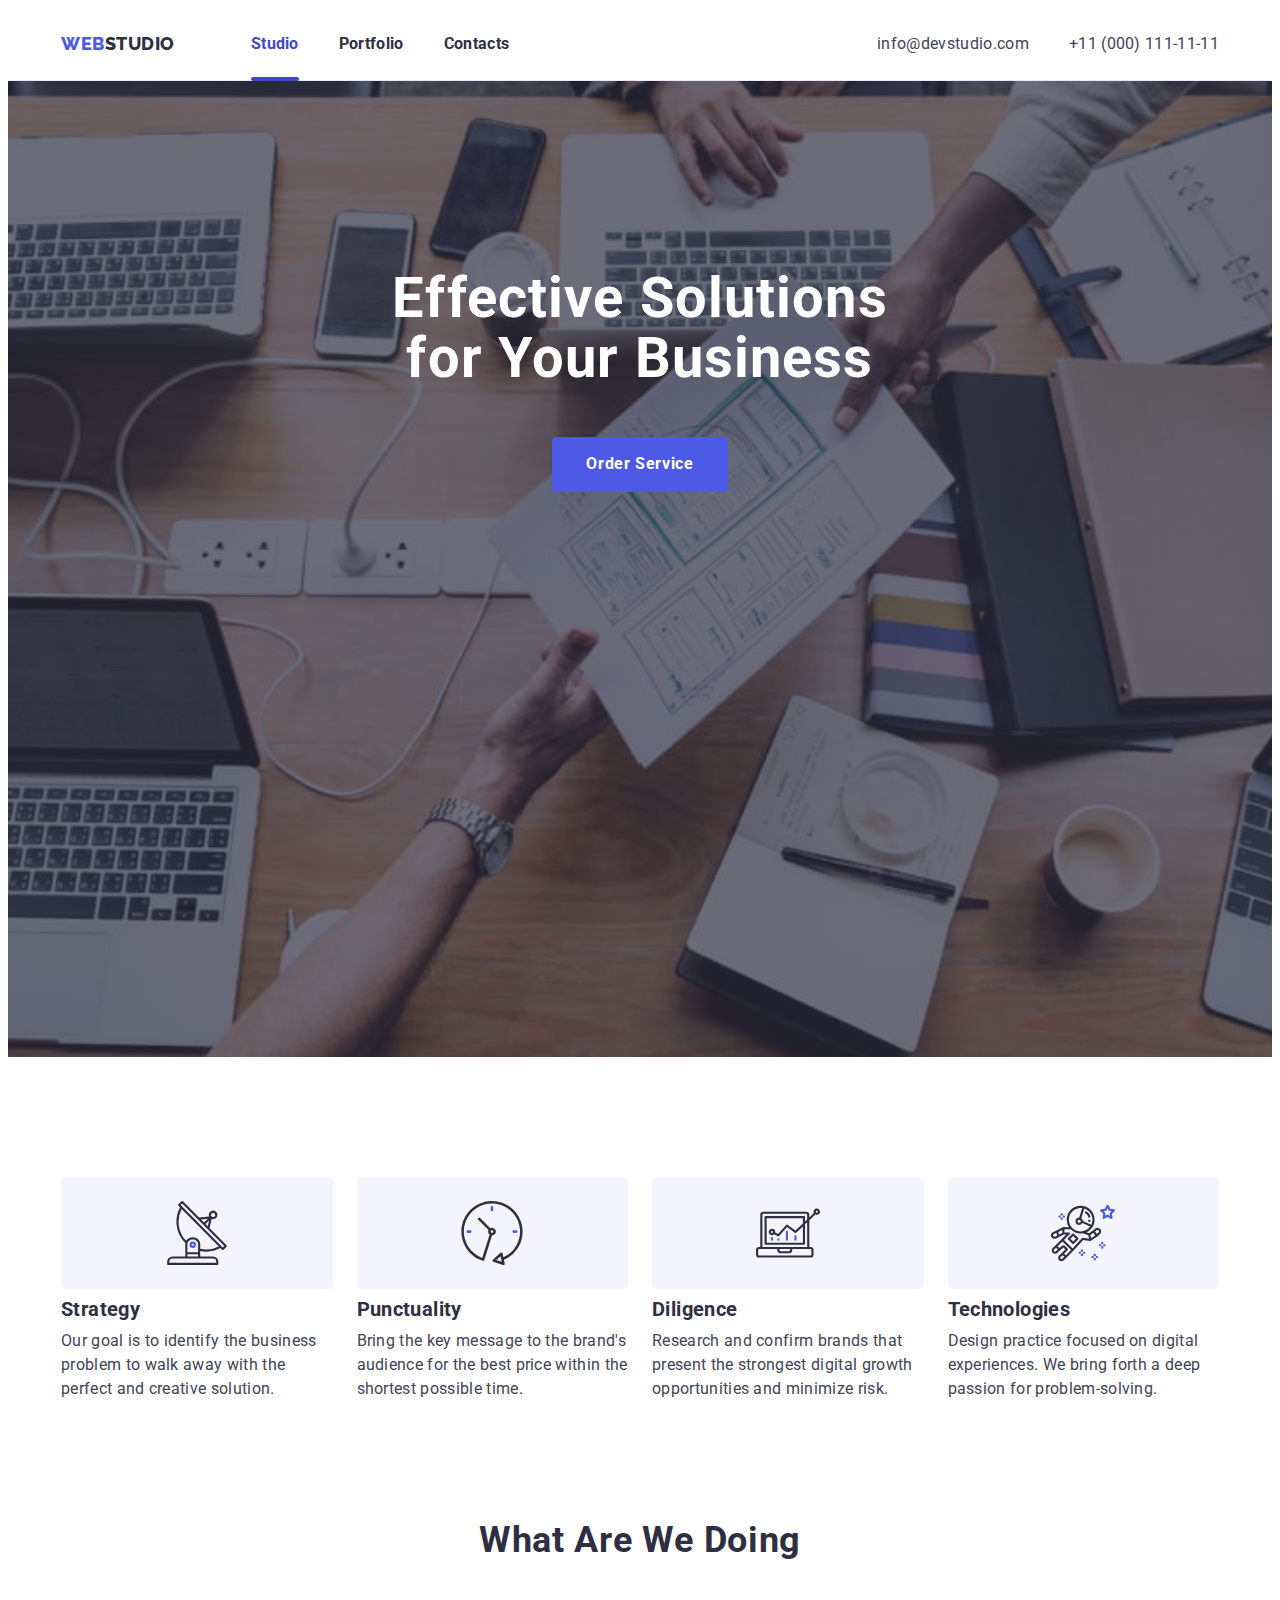
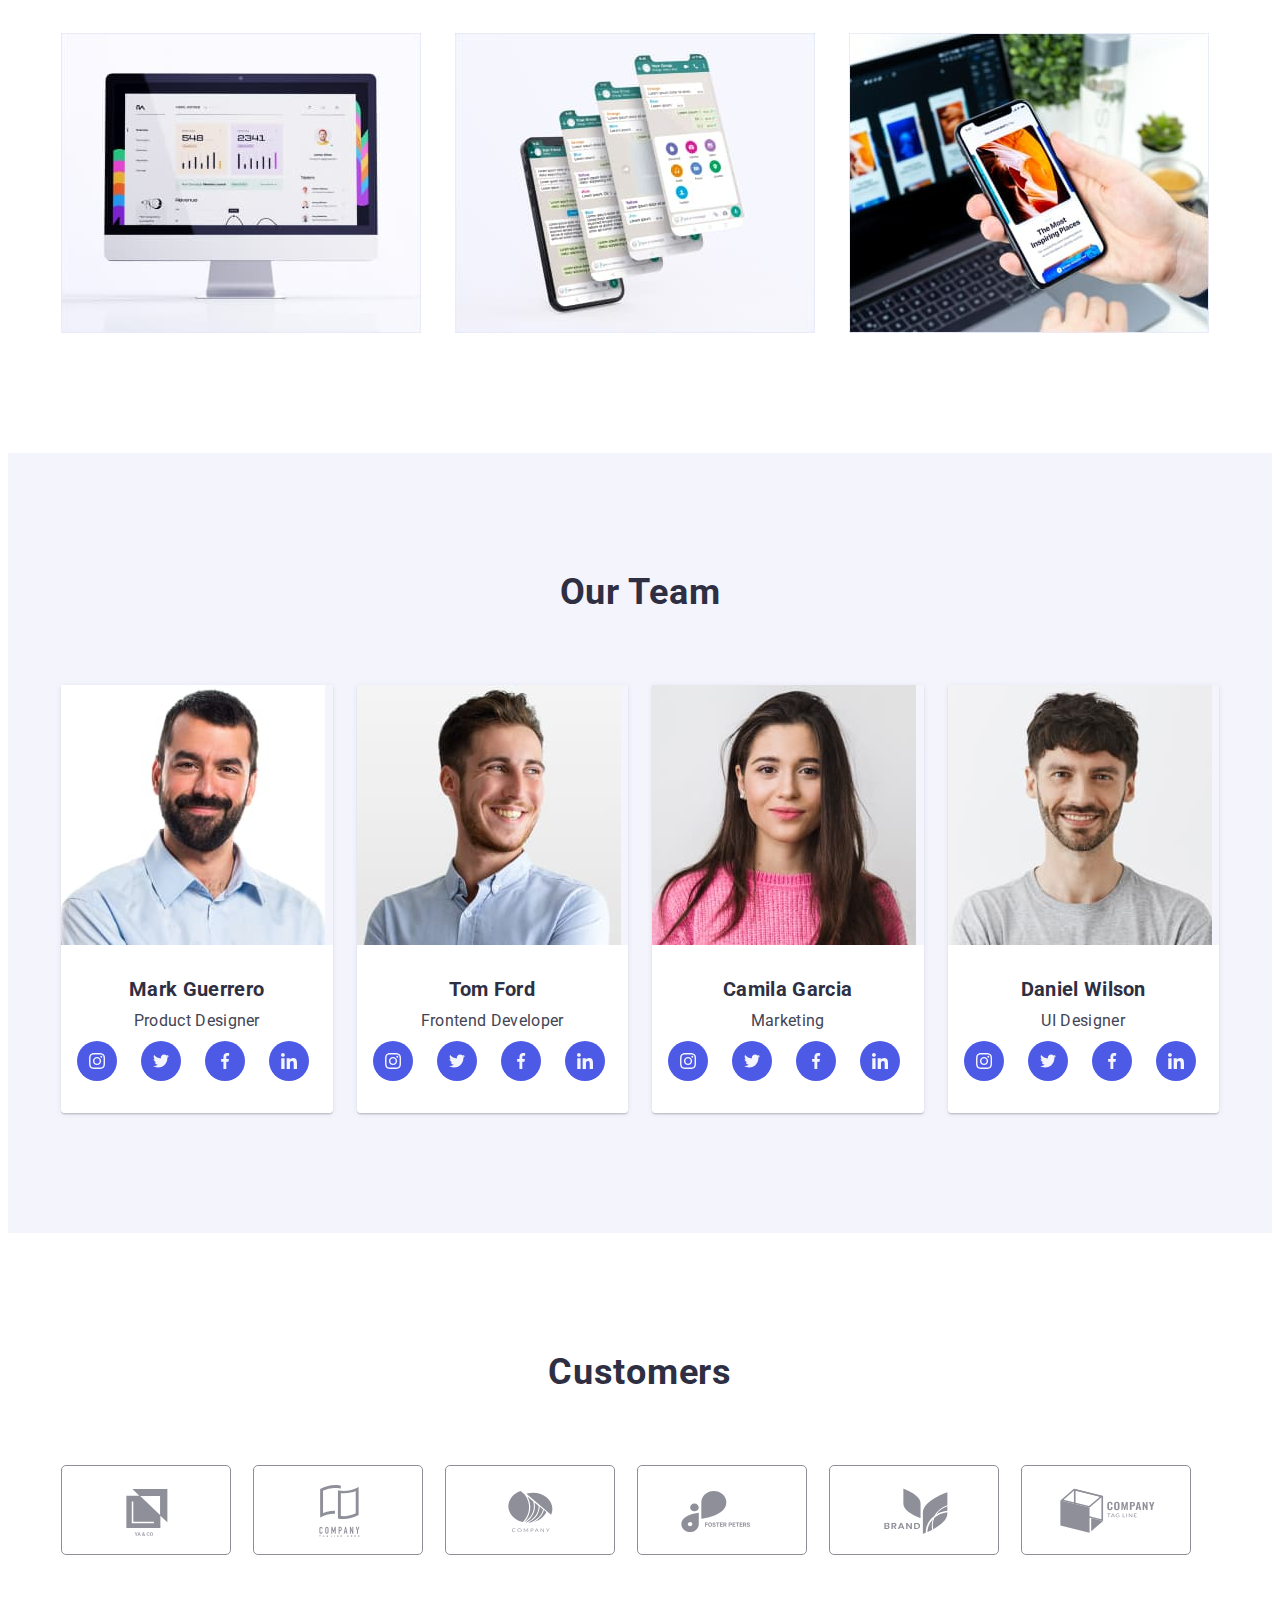
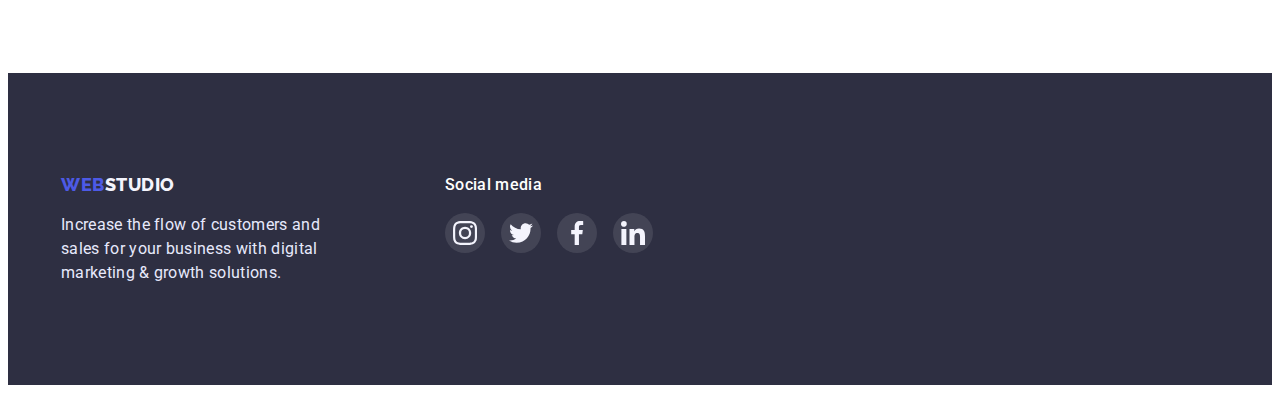
<file: index.html>
<!DOCTYPE html>
<html lang="en">
  <head>
    <meta charset="UTF-8" />
    <meta http-equiv="X-UA-Compatible" content="IE=edge" />
    <meta name="viewport" content="width=device-width, initial-scale=1.0" />
    <title>Studio</title>
    <link
      rel="stylesheet"
      href="https://cdnjs.cloudflare.com/ajax/libs/modern-normalize/1.1.0/modern-normalize.min.css"
      integrity="sha512-wpPYUAdjBVSE4KJnH1VR1HeZfpl1ub8YT/NKx4PuQ5NmX2tKuGu6U/JRp5y+Y8XG2tV+wKQpNHVUX03MfMFn9Q=="
      crossorigin="anonymous"
      referrerpolicy="no-referrer"
    />
    <link rel="preconnect" href="https://fonts.googleapis.com" />
    <link rel="preconnect" href="https://fonts.gstatic.com" crossorigin />
    <link
      href="https://fonts.googleapis.com/css2?family=Raleway:wght@800&family=Roboto:wght@400;500;700&display=swap"
      rel="stylesheet"
    />
    <link rel="stylesheet" href="./css/styles.css" />
  </head>

  <body>
    <header class="header">
      <!-- NAVIGATION -->
      <div class="container">
        <nav class="header-navigation">
          <!-- logo -->
          <a class="header-logo logo" href="./index.html"
            >Web<span class="header-studio">Studio</span></a
          >

          <!-- links -->
          <ul class="navigation-list">
            <li class="navigation-item">
              <a class="navigation-link link current" href="./index.html">Studio</a>
            </li>

            <li class="navigation-item">
              <a class="navigation-link link" href="./portfolio.html">Portfolio</a>
            </li>

            <li class="navigation-item"><a class="navigation-link link" href="">Contacts</a></li>
          </ul>
        </nav>

        <!-- CONTACTS INFORMATION -->
        <ul class="contacts-list">
          <li class="contacts-item">
            <a class="contacts-link link" href="mailto:info@devstudio.com">info@devstudio.com</a>
          </li>

          <li class="contacts-item">
            <a class="contacts-link link" href="tel:+11(000)111-11-11">+11 (000) 111-11-11</a>
          </li>
        </ul>
      </div>
    </header>

    <main>
      <!-- SECTION 1  HERO -->
      <section class="hero">
        <h1 class="hero-title">Effective Solutions for Your Business</h1>
        <button data-modal-open class="hero-button" type="button">Order Service</button>
      </section>

      <!-- SECTION 2 FUNCTIONAL -->
      <section class="functional">
        <div class="container">
          <h2 class="visually-hidden">functional</h2>
          <ul class="functional-list">
            <li class="functional-item">
              <div class="functional-thumb">
                <svg class="functional-icon" width="64px" height="64px">
                  <use href="./images/icons.svg#icon-antenna"></use>
                </svg>
              </div>
              <h3 class="functional-title">Strategy</h3>
              <p class="functional-text">
                Our goal is to identify the business problem to walk away with the perfect and
                creative solution.
              </p>
            </li>

            <li class="functional-item">
              <div class="functional-thumb">
                <svg class="functional-icon" width="64px" height="64px">
                  <use href="./images/icons.svg#icon-clock"></use>
                </svg>
              </div>
              <h3 class="functional-title">Punctuality</h3>
              <p class="functional-text">
                Bring the key message to the brand's audience for the best price within the shortest
                possible time.
              </p>
            </li>

            <li class="functional-item">
              <div class="functional-thumb">
                <svg class="functional-icon" width="64px" height="64px">
                  <use href="./images/icons.svg#icon-diagram"></use>
                </svg>
              </div>
              <h3 class="functional-title">Diligence</h3>
              <p class="functional-text">
                Research and confirm brands that present the strongest digital growth opportunities
                and minimize risk.
              </p>
            </li>

            <li class="functional-item">
              <div class="functional-thumb">
                <svg class="functional-icon" width="64px" height="64px">
                  <use href="./images/icons.svg#icon-astronaut"></use>
                </svg>
              </div>
              <h3 class="functional-title">Technologies</h3>
              <p class="functional-text">
                Design practice focused on digital experiences. We bring forth a deep passion for
                problem-solving.
              </p>
            </li>
          </ul>
        </div>
      </section>

      <!-- SECTION 3 PROPOSITION-->
      <section class="proposition">
        <div class="container">
          <h2 class="proposition-title">What are we doing</h2>
          <ul class="proposition-list">
            <li class="proposition-item">
              <img src="./images/laptop.jpg" width="360" alt="laptop" />
            </li>

            <li class="proposition-item">
              <img src="./images/phone.jpg" width="360" alt="phone" />
            </li>

            <li class="proposition-item">
              <img src="./images/synhron.jpg" width="360" alt="synchronization" />
            </li>
          </ul>
        </div>
      </section>

      <!-- SECTION 4 TEAM-->
      <section class="team">
        <div class="container">
          <h2 class="team-title">Our Team</h2>
          <ul class="team-list">
            <li class="team-item">
              <img src="./images/b/beard.jpg" width="264" alt="Mark Guerrero" />
              <div class="team-wrap">
                <h3 class="team-subject">Mark Guerrero</h3>
                <p class="team-text">Product Designer</p>
                <ul class="team-soc-list">
                  <li class="team-soc-item">
                    <a href="" class="team-soc-link">
                      <svg class="soc-icon-team" width="16px" height="16px">
                        <use href="./images/icons.svg#icon-instagram"></use>
                      </svg>
                    </a>
                  </li>
                  <li class="team-soc-item">
                    <a href="" class="team-soc-link">
                      <svg class="soc-icon-team" width="16px" height="16px">
                        <use href="./images/icons.svg#icon-twitter"></use>
                      </svg>
                    </a>
                  </li>
                  <li class="team-soc-item">
                    <a href="" class="team-soc-link">
                      <svg class="soc-icon-team" width="16px" height="16px">
                        <use href="./images/icons.svg#icon-facebook"></use>
                      </svg>
                    </a>
                  </li>
                  <li class="team-soc-item">
                    <a href="" class="team-soc-link">
                      <svg class="soc-icon-team" width="16px" height="16px">
                        <use href="./images/icons.svg#icon-linkedin"></use>
                      </svg>
                    </a>
                  </li>
                </ul>
              </div>
            </li>

            <li class="team-item">
              <img src="./images/b/teeth.jpg" width="264" alt="Tom Ford" />
              <div class="team-wrap">
                <h3 class="team-subject">Tom Ford</h3>
                <p class="team-text">Frontend Developer</p>
                <ul class="team-soc-list">
                  <li class="team-soc-item">
                    <a href="" class="team-soc-link">
                      <svg class="soc-icon-team" width="16px" height="16px">
                        <use href="./images/icons.svg#icon-instagram"></use>
                      </svg>
                    </a>
                  </li>
                  <li class="team-soc-item">
                    <a href="" class="team-soc-link">
                      <svg class="soc-icon-team" width="16px" height="16px">
                        <use href="./images/icons.svg#icon-twitter"></use>
                      </svg>
                    </a>
                  </li>
                  <li class="team-soc-item">
                    <a href="" class="team-soc-link">
                      <svg class="soc-icon-team" width="16px" height="16px">
                        <use href="./images/icons.svg#icon-facebook"></use>
                      </svg>
                    </a>
                  </li>
                  <li class="team-soc-item">
                    <a href="" class="team-soc-link">
                      <svg class="soc-icon-team" width="16px" height="16px">
                        <use href="./images/icons.svg#icon-linkedin"></use>
                      </svg>
                    </a>
                  </li>
                </ul>
              </div>
            </li>

            <li class="team-item">
              <img src="./images/b/pretty.jpg" width="264" alt="Camila Garcia" />
              <div class="team-wrap">
                <h3 class="team-subject">Camila Garcia</h3>
                <p class="team-text">Marketing</p>
                <ul class="team-soc-list">
                  <li class="team-soc-item">
                    <a href="" class="team-soc-link">
                      <svg class="soc-icon-team" width="16px" height="16px">
                        <use href="./images/icons.svg#icon-instagram"></use>
                      </svg>
                    </a>
                  </li>
                  <li class="team-soc-item">
                    <a href="" class="team-soc-link">
                      <svg class="soc-icon-team" width="16px" height="16px">
                        <use href="./images/icons.svg#icon-twitter"></use>
                      </svg>
                    </a>
                  </li>
                  <li class="team-soc-item">
                    <a href="" class="team-soc-link">
                      <svg class="soc-icon-team" width="16px" height="16px">
                        <use href="./images/icons.svg#icon-facebook"></use>
                      </svg>
                    </a>
                  </li>
                  <li class="team-soc-item">
                    <a href="" class="team-soc-link">
                      <svg class="soc-icon-team" width="16px" height="16px">
                        <use href="./images/icons.svg#icon-linkedin"></use>
                      </svg>
                    </a>
                  </li>
                </ul>
              </div>
            </li>

            <li class="team-item">
              <img src="./images/b/smile.jpg" width="264" alt="Daniel Wilson" />
              <div class="team-wrap">
                <h3 class="team-subject">Daniel Wilson</h3>
                <p class="team-text">UI Designer</p>
                <ul class="team-soc-list">
                  <li class="team-soc-item">
                    <a href="" class="team-soc-link">
                      <svg class="soc-icon-team" width="16px" height="16px">
                        <use href="./images/icons.svg#icon-instagram"></use>
                      </svg>
                    </a>
                  </li>
                  <li class="team-soc-item">
                    <a href="" class="team-soc-link">
                      <svg class="soc-icon-team" width="16px" height="16px">
                        <use href="./images/icons.svg#icon-twitter"></use>
                      </svg>
                    </a>
                  </li>
                  <li class="team-soc-item">
                    <a href="" class="team-soc-link">
                      <svg class="soc-icon-team" width="16px" height="16px">
                        <use href="./images/icons.svg#icon-facebook"></use>
                      </svg>
                    </a>
                  </li>
                  <li class="team-soc-item">
                    <a href="" class="team-soc-link">
                      <svg class="soc-icon-team" width="16px" height="16px">
                        <use href="./images/icons.svg#icon-linkedin"></use>
                      </svg>
                    </a>
                  </li>
                </ul>
              </div>
            </li>
          </ul>
        </div>
      </section>

      <!-- CUSTOMERS -->
      <section class="customers">
        <div class="container">
          <h2 class="customers-title">Customers</h2>
          <ul class="customers-list">
            <li class="customers-item">
              <a href="" class="customers-link">
                <svg class="soc-icon-customers" width="104px" height="56px">
                  <use href="./images/icons.svg#icon-logo-yaco"></use>
                </svg>
              </a>
            </li>
            <li class="customers-item">
              <a href="" class="customers-link">
                <svg class="soc-icon-customers" width="104px" height="56px">
                  <use href="./images/icons.svg#icon-logo-tagline"></use>
                </svg>
              </a>
            </li>
            <li class="customers-item">
              <a href="" class="customers-link">
                <svg class="soc-icon-customers" width="104px" height="56px">
                  <use href="./images/icons.svg#icon-logo-company"></use>
                </svg>
              </a>
            </li>
            <li class="customers-item">
              <a href="" class="customers-link">
                <svg class="soc-icon-customers" width="104px" height="56px">
                  <use href="./images/icons.svg#icon-logo-foster"></use>
                </svg>
              </a>
            </li>
            <li class="customers-item">
              <a href="" class="customers-link">
                <svg class="soc-icon-customers" width="104px" height="56px">
                  <use href="./images/icons.svg#icon-logo-brand"></use>
                </svg>
              </a>
            </li>
            <li class="customers-item">
              <a href="" class="customers-link">
                <svg class="soc-icon-customers" width="104px" height="56px">
                  <use href="./images/icons.svg#icon-logo-tag"></use>
                </svg>
              </a>
            </li>
          </ul>
        </div>
      </section>
    </main>

    <footer class="footer">
      <!-- navigate -->
      <div class="container">
        <div class="footer-logo-wrap">
          <nav class="footer-navigation">
            <!-- logo -->
            <a class="footer-logo logo" href="./index.html"
              >Web<span class="footer-studio">Studio</span>
            </a>
          </nav>

          <!-- text -->
          <p class="footer-text">
            Increase the flow of customers and sales for your business with digital marketing &
            growth solutions.
          </p>
        </div>
        <div class="footer-soc-wrap">
          <h2 class="footer-title">Social media</h2>
          <ul class="footer-soc-list">
            <li class="footer-soc-item">
              <a href="" class="footer-soc-link">
                <svg class="footer-soc-icon" width="24px" height="24px">
                  <use href="./images/icons.svg#icon-instagram"></use>
                </svg>
              </a>
            </li>
            <li class="footer-soc-item">
              <a href="" class="footer-soc-link">
                <svg class="footer-soc-icon" width="24px" height="24px">
                  <use href="./images/icons.svg#icon-twitter"></use>
                </svg>
              </a>
            </li>
            <li class="footer-soc-item">
              <a href="" class="footer-soc-link">
                <svg class="footer-soc-icon" width="24px" height="24px">
                  <use href="./images/icons.svg#icon-facebook"></use>
                </svg>
              </a>
            </li>
            <li class="footer-soc-item">
              <a href="" class="footer-soc-link">
                <svg class="footer-soc-icon" width="24px" height="24px">
                  <use href="./images/icons.svg#icon-linkedin"></use>
                </svg>
              </a>
            </li>
          </ul>
        </div>
      </div>
    </footer>
    <div class="backdrop is-hidden" data-modal>
      <div class="modal">
        <button type="button" class="modal-close" data-modal-close>
          <svg class="icon-modal" width="8px" height="8px">
            <use href="./images/icons.svg#icon-close-black"></use>
          </svg>
        </button>
      </div>
    </div>
    <script src="./js/modal.js"></script>
  </body>
</html>
</file>
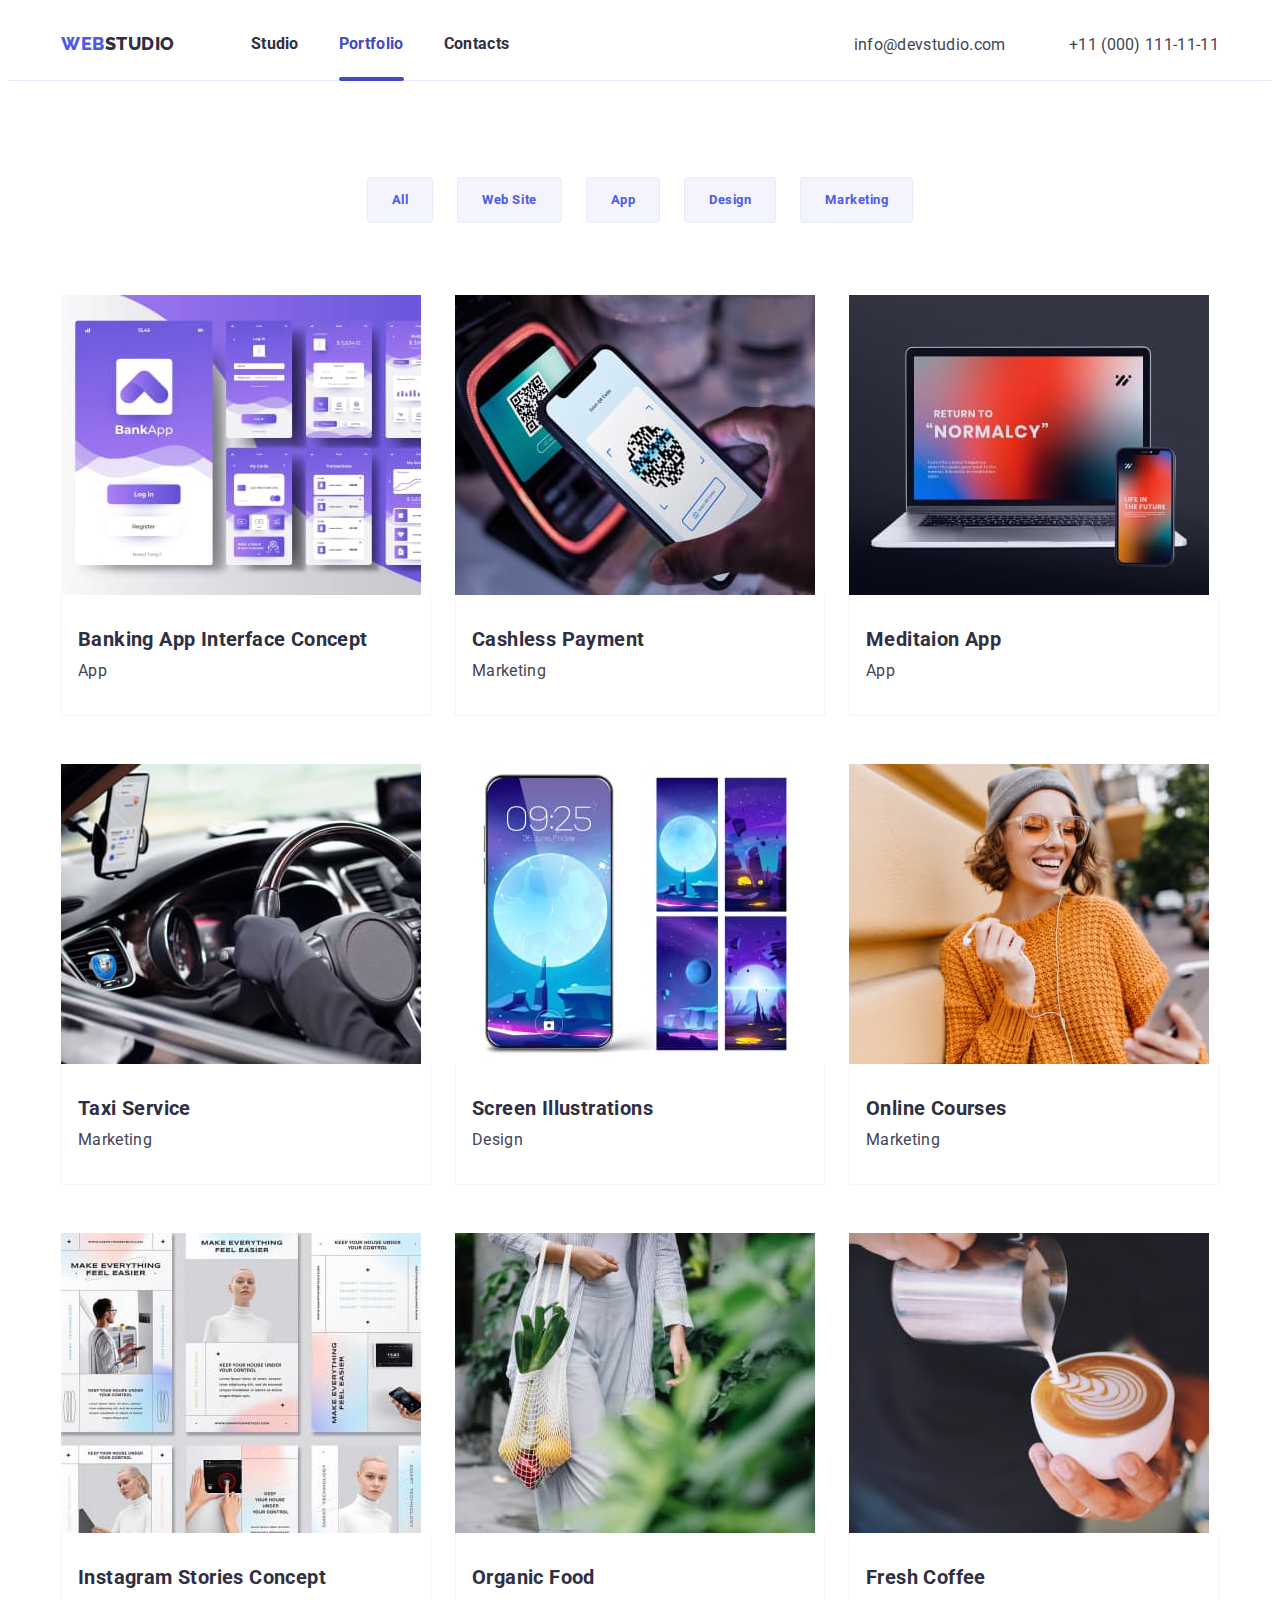
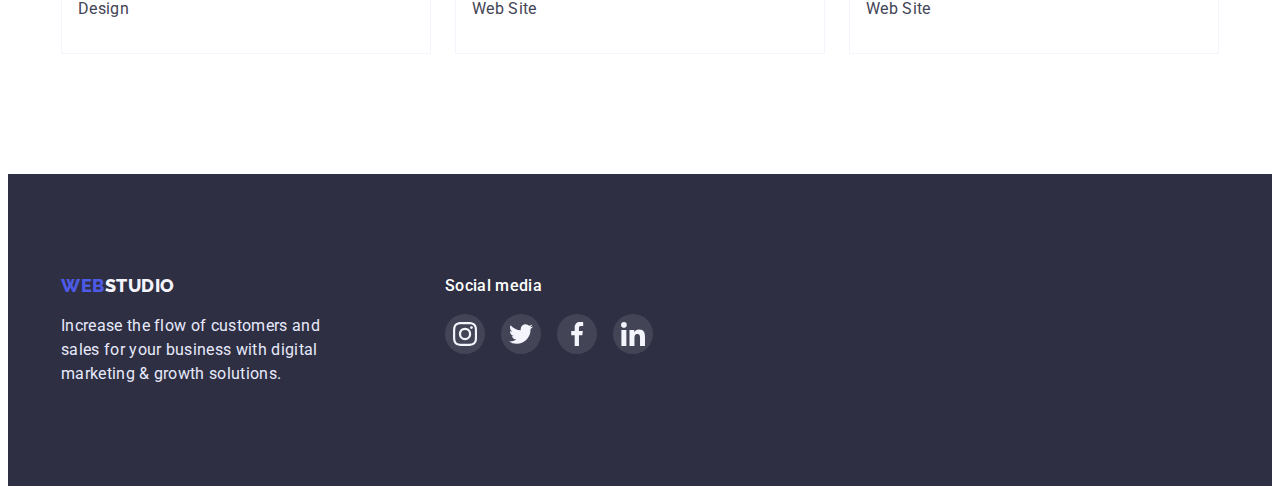
<file: portfolio.html>
<!DOCTYPE html>
<html lang="en">
  <head>
    <meta charset="UTF-8" />
    <meta http-equiv="X-UA-Compatible" content="IE=edge" />
    <meta name="viewport" content="width=device-width, initial-scale=1.0" />
    <title>Portfolio</title>
    <link
      rel="stylesheet"
      href="https://cdnjs.cloudflare.com/ajax/libs/modern-normalize/1.1.0/modern-normalize.min.css"
      integrity="sha512-wpPYUAdjBVSE4KJnH1VR1HeZfpl1ub8YT/NKx4PuQ5NmX2tKuGu6U/JRp5y+Y8XG2tV+wKQpNHVUX03MfMFn9Q=="
      crossorigin="anonymous"
      referrerpolicy="no-referrer"
    />
    <link rel="preconnect" href="https://fonts.googleapis.com" />
    <link rel="preconnect" href="https://fonts.gstatic.com" crossorigin />
    <link
      href="https://fonts.googleapis.com/css2?family=Raleway:wght@800&family=Roboto:wght@400;500;700&display=swap"
      rel="stylesheet"
    />

    <link rel="stylesheet" href="./css/styles.css" />
  </head>

  <body>
    <header class="header">
      <!-- NAVIGATION -->
      <div class="container">
        <nav class="header-navigation">
          <!-- logo -->
          <a class="header-logo logo" href="./index.html"
            >Web<span class="header-studio">Studio</span>
          </a>

          <!-- links -->
          <ul class="navigation-list">
            <li class="navigation-item">
              <a class="navigation-link link" href="./index.html">Studio</a>
            </li>

            <li class="navigation-item">
              <a class="navigation-link link current" href="./portfolio.html">Portfolio</a>
            </li>

            <li class="navigation-item"><a class="navigation-link link" href="">Contacts</a></li>
          </ul>
        </nav>

        <!-- CONTACTS INFORMATION -->
        <ul class="contacts-list">
          <li class="contacts-item">
            <a class="contacts-link link" href="mailto:info@devstudio.com">
              <svg class="header-contacts-icon" width="19px" height="19px">
                <use href="./images/icons.svg#icon-envelop"></use>
              </svg>
              info@devstudio.com</a
            >
          </li>

          <li class="contacts-item">
            <a class="contacts-link link" href="tel:+11(000)111-11-11"
              ><svg class="header-contacts-icon" width="19px" height="19px">
                <use href="./images/icons.svg#icon-mobile"></use>
              </svg>
              +11 (000) 111-11-11</a
            >
          </li>
        </ul>
      </div>
    </header>

    <main>
      <!--SECTION SERVICES-->
      <section class="services">
        <div class="container">
          <h1 class="visually-hidden">Portfolio</h1>
          <h2 class="visually-hidden">Services</h2>

          <!--BUTTON-FILTER -->
          <ul class="services-list">
            <li class="services-item">
              <button class="services-button button" type="button">All</button>
            </li>

            <li class="services-item">
              <button class="services-button button" type="button">Web Site</button>
            </li>

            <li class="services-item">
              <button class="services-button button" type="button">App</button>
            </li>

            <li class="services-item">
              <button class="services-button button" type="button">Design</button>
            </li>

            <li class="services-item">
              <button class="services-button button" type="button">Marketing</button>
            </li>
          </ul>

          <!-- OPTION -->

          <ul class="option-list">
            <li class="option-item">
              <a class="option-link" href="">
                <div class="thumb-option">
                  <img
                    src="./images/portfolio/services-img-1.jpg"
                    width="360"
                    height="300"
                    alt="Banking App"
                  />
                  <p class="thumb-option-text">
                    14 Stylish and User-Friendly App Design Concepts · Task Manager App · Calorie
                    Tracker App · Exotic Fruit Ecommerce App · Cloud Storage App
                  </p>
                </div>
                <div class="option-wrap">
                  <h3 class="option-subject">Banking App Interface Concept</h3>
                  <p class="option-text">App</p>
                </div>
              </a>
            </li>

            <li class="option-item">
              <a class="option-link" href="">
                <div class="thumb-option">
                  <img
                    src="./images/portfolio/services-img-2.jpg"
                    width="360"
                    height="300"
                    alt="Cashless Payment"
                  />
                  <p class="thumb-option-text">
                    14 Stylish and User-Friendly App Design Concepts · Task Manager App · Calorie
                    Tracker App · Exotic Fruit Ecommerce App · Cloud Storage App
                  </p>
                </div>
                <div class="option-wrap">
                  <h3 class="option-subject">Cashless Payment</h3>
                  <p class="option-text">Marketing</p>
                </div>
              </a>
            </li>

            <li class="option-item">
              <a class="option-link" href="">
                <div class="thumb-option">
                  <img
                    src="./images/portfolio/services-img-3.jpg"
                    width="360"
                    height="300"
                    alt="Meditaion App"
                  />
                  <p class="thumb-option-text">
                    14 Stylish and User-Friendly App Design Concepts · Task Manager App · Calorie
                    Tracker App · Exotic Fruit Ecommerce App · Cloud Storage App
                  </p>
                </div>
                <div class="option-wrap">
                  <h3 class="option-subject">Meditaion App</h3>
                  <p class="option-text">App</p>
                </div>
              </a>
            </li>

            <li class="option-item">
              <a class="option-link" href="">
                <div class="thumb-option">
                  <img
                    src="./images/portfolio/services-img-4.jpg"
                    width="360"
                    height="300"
                    alt="Taxi Service"
                  />
                  <p class="thumb-option-text">
                    14 Stylish and User-Friendly App Design Concepts · Task Manager App · Calorie
                    Tracker App · Exotic Fruit Ecommerce App · Cloud Storage App
                  </p>
                </div>
                <div class="option-wrap">
                  <h3 class="option-subject">Taxi Service</h3>
                  <p class="option-text">Marketing</p>
                </div>
              </a>
            </li>

            <li class="option-item">
              <a class="option-link" href="">
                <div class="thumb-option">
                  <img
                    src="./images/portfolio/services-img-5.jpg"
                    width="360"
                    height="300"
                    alt="Screen Illustrations"
                  />
                  <p class="thumb-option-text">
                    14 Stylish and User-Friendly App Design Concepts · Task Manager App · Calorie
                    Tracker App · Exotic Fruit Ecommerce App · Cloud Storage App
                  </p>
                </div>
                <div class="option-wrap">
                  <h3 class="option-subject">Screen Illustrations</h3>
                  <p class="option-text">Design</p>
                </div>
              </a>
            </li>

            <li class="option-item">
              <a class="option-link" href="">
                <div class="thumb-option">
                  <img
                    src="./images/portfolio/services-img-6.jpg"
                    width="360"
                    height="300"
                    alt="Online Courses"
                  />
                  <p class="thumb-option-text">
                    14 Stylish and User-Friendly App Design Concepts · Task Manager App · Calorie
                    Tracker App · Exotic Fruit Ecommerce App · Cloud Storage App
                  </p>
                </div>
                <div class="option-wrap">
                  <h3 class="option-subject">Online Courses</h3>
                  <p class="option-text">Marketing</p>
                </div>
              </a>
            </li>

            <li class="option-item">
              <a class="option-link" href="">
                <div class="thumb-option">
                  <img
                    src="./images/portfolio/services-img-7.jpg"
                    width="360"
                    height="300"
                    alt="Instagram Stories"
                  />
                  <p class="thumb-option-text">
                    14 Stylish and User-Friendly App Design Concepts · Task Manager App · Calorie
                    Tracker App · Exotic Fruit Ecommerce App · Cloud Storage App
                  </p>
                </div>
                <div class="option-wrap">
                  <h3 class="option-subject">Instagram Stories Concept</h3>
                  <p class="option-text">Design</p>
                </div>
              </a>
            </li>

            <li class="option-item">
              <a class="option-link" href="">
                <div class="thumb-option">
                  <img
                    src="./images/portfolio/services-img-8.jpg"
                    width="360"
                    height="300"
                    alt="Organic Food"
                  />
                  <p class="thumb-option-text">
                    14 Stylish and User-Friendly App Design Concepts · Task Manager App · Calorie
                    Tracker App · Exotic Fruit Ecommerce App · Cloud Storage App
                  </p>
                </div>
                <div class="option-wrap">
                  <h3 class="option-subject">Organic Food</h3>
                  <p class="option-text">Web Site</p>
                </div>
              </a>
            </li>

            <li class="option-item">
              <a class="option-link" href="">
                <div class="thumb-option">
                  <img
                    src="./images/portfolio/services-img-9.jpg"
                    width="360"
                    height="300"
                    alt="Fresh Coffee"
                  />
                  <p class="thumb-option-text">
                    14 Stylish and User-Friendly App Design Concepts · Task Manager App · Calorie
                    Tracker App · Exotic Fruit Ecommerce App · Cloud Storage App
                  </p>
                </div>
                <div class="option-wrap">
                  <h3 class="option-subject">Fresh Coffee</h3>
                  <p class="option-text">Web Site</p>
                </div>
              </a>
            </li>
          </ul>
        </div>
      </section>
    </main>

    <footer class="footer">
      <!-- navigate -->
      <div class="container">
        <div class="footer-logo-wrap">
          <nav class="footer-navigation">
            <!-- logo -->
            <a class="logo" href="./index.html">Web<span class="footer-studio">Studio</span> </a>
          </nav>

          <!-- text -->
          <p class="footer-text">
            Increase the flow of customers and sales for your business with digital marketing &
            growth solutions.
          </p>
        </div>
        <div class="footer-soc-wrap">
          <h2 class="footer-title">Social media</h2>
          <ul class="footer-soc-list">
            <li class="footer-soc-item">
              <a href="" target="_blank" rel="noreferrer noffolow noopener" class="footer-soc-link">
                <svg class="footer-soc-icon" width="24px" height="24px">
                  <use href="./images/icons.svg#icon-instagram"></use>
                </svg>
              </a>
            </li>
            <li class="footer-soc-item">
              <a href="" target="_blank" rel="noreferrer nofollow noopener" class="footer-soc-link">
                <svg class="footer-soc-icon" width="24px" height="24px">
                  <use href="./images/icons.svg#icon-twitter"></use>
                </svg>
              </a>
            </li>
            <li class="footer-soc-item">
              <a href="" target="_blank" rel="noreferrer noffolow noopener" class="footer-soc-link">
                <svg class="footer-soc-icon" width="24px" height="24px">
                  <use href="./images/icons.svg#icon-facebook"></use>
                </svg>
              </a>
            </li>
            <li class="footer-soc-item">
              <a href="" target="_blank" rel="noreferrer noffolow noopener" class="footer-soc-link">
                <svg class="footer-soc-icon" width="24px" height="24px">
                  <use href="./images/icons.svg#icon-linkedin"></use>
                </svg>
              </a>
            </li>
          </ul>
        </div>
      </div>
    </footer>
  </body>
</html>
</file>
<file: css/styles.css>
:root {
  --color-accent: #4d5ae5;
  --color-secondary-accent: #404bbf;
  --color-headings: #2e2f42;
  --color-text: #434455;
  --first-background-color: #ffffff;
  --second-background-color: #f4f4fd;
  --color-fon-img: #e7e9fc;
  --color-subtle-text: #8e8f99;
  --color-success: #31d0aa;
  --linear-gradient-hero: linear-gradient(rgba(46 47 66 / 0.7), rgba(46 47 66 / 0.7));
  --box-shadow-first: 0px 1px 6px rgba(46 47 66 / 0.08), 0px 1px 1px rgba(46 47 66 / 0.16),
    0px 2px 1px rgba(46 47 66 / 0.08);
  --box-shadow-second: 0px 3px 1px rgba(0 0 0 / 0.1), 0px 2px 1px rgba(0 0 0 / 0.08),
    0px 2px 2px rgba(0 0 0 / 0.12);
  --modal-bgc: #fcfcfc;
  --modal-box-shadow: 0px 1px 1px rgba(0 0 0 / 0.14), 0px 1px 3px rgba(0 0 0 / 0.12),
    0px 2px 1px rgba(0 0 0 / 0.2);
  --cubic-bezier-main: cubic-bezier(0.4, 0, 0.2, 1);
}

body {
  font-family: 'Roboto', sans-serif;
  color: #434455;
  background-color: var(--first-background-color);
}

.visually-hidden {
  position: absolute;
  width: 1px;
  height: 1px;
  margin: -1px;
  border: 0;
  padding: 0;
  white-space: nowrap;
  clip-path: inset(100%);
  clip: rect(0 0 0 0);
  overflow: hidden;
}

/* ----------------------------УТІЛІТИ--- */

h1,
h2,
h3,
h4,
h5,
h6,
p {
  margin: 0;
}

ul,
ol {
  margin: 0;
  padding-left: 0;
  list-style: none;
}

img {
  display: block;
  max-width: 100%;
  height: auto;
}

a {
  text-decoration: none;
}

button {
  cursor: pointer;
}

.container {
  width: 1158px;
  margin: 0 auto;
  padding-right: 15px;
  padding-left: 15px;
}

.link:focus,
.link:hover {
  color: var(--color-accent);
}

.link {
  transition: color 250ms var(--cubic-bezier-main);
}

.button:hover,
.button:focus {
  color: var(--first-background-color);
  background-color: var(--color-secondary-accent);
  border-color: var(--color-accent);
}

.logo {
  display: block;

  font-family: 'Raleway', sans-serif;
  font-weight: 800;
  font-size: 18px;
  line-height: 1.33;
  letter-spacing: 0.03em;
  text-transform: uppercase;
  color: var(--color-accent);
}

/* ----------------------------------HEADER */

.header {
  border-bottom: 1px solid var(--color-fon-img);
}

.header > .container {
  display: flex;
  align-items: center;
}

.header-navigation {
  display: flex;
}

/* ---------------LOGO */

.header-logo,
.header-studio {
  padding-top: 24px;
  padding-bottom: 24px;

  transition: color 250ms var(--cubic-bezier-main);
}

.header-logo:hover,
.header-logo:focus {
  color: #000;
}

.header-studio {
  color: var(--color-headings);
}

.header-logo:hover .header-studio,
.header-logo:focus .header-studio {
  color: var(--color-accent);
}

.navigation-list {
  display: flex;
  gap: 40px;
  margin-left: 76px;
}

/* .navigation-item {
} */

.navigation-link {
  position: relative;

  display: block;
  padding-top: 24px;
  padding-bottom: 24px;

  font-weight: 700;
  line-height: 1.5;
  letter-spacing: 0.02em;
  color: var(--color-headings);
}

.navigation-link.current {
  color: var(--color-secondary-accent);
}

.navigation-link.current::after {
  content: '';
  position: absolute;
  bottom: -1px;
  left: 0;

  width: 100%;
  height: 4px;

  border-radius: 2px;
  background-color: var(--color-secondary-accent);
}

.contacts-mail-wrap {
  display: flex;
}

.contacts-list {
  display: flex;
  margin-left: auto;
  gap: 40px;
}

/* .contacts-item {
} */

.contacts-link {
  padding-top: 24px;
  padding-bottom: 24px;

  line-height: 1.5;
  letter-spacing: 0.02em;
  color: var(--color-text);
}

/* --------------------------------section 1 HERO */

.hero {
  max-width: 1440px;
  min-height: 600px;
  padding-top: 188px;
  padding-bottom: 188px;
  margin: 0 auto;

  text-align: center;

  background-color: var(--color-headings);
  background-image: var(--linear-gradient-hero), url(../images/bgi-hero.jpg);
  background-repeat: no-repeat;
  background-position: center;
  background-size: cover;
}

.hero-title {
  max-width: 496px;
  margin-left: auto;
  margin-right: auto;
  margin-bottom: 48px;

  font-size: 56px;
  line-height: 1.07;
  text-align: center;
  letter-spacing: 0.02em;
  color: var(--first-background-color);
}

.hero-button {
  min-width: 169px;
  padding: 16px 32px;

  font-family: 'Roboto', sans-serif;
  font-weight: 700;
  font-size: 16px;
  line-height: 1.18;
  letter-spacing: 0.04em;
  color: var(--first-background-color);
  background-color: var(--color-accent);

  border-color: transparent;
  border-radius: 4px;
  outline: transparent;

  transition: background-color 250ms var(--cubic-bezier-main),
    box-shadow 250ms var(--cubic-bezier-main);
}

.hero-button:hover,
.hero-button:focus {
  background-color: var(--color-secondary-accent);
  box-shadow: 0px 4px 4px rgba(0 0 0 / 0.15);
}

/*--------------------------------section 2 FUNCIOINAL */

.functional {
  padding-top: 120px;
  padding-bottom: 120px;
}

.functional-list {
  display: flex;
  gap: 24px;
}

.functional-item {
  flex-basis: calc((100% - 72px) / 4);
}

.functional-thumb {
  display: flex;
  align-items: center;
  justify-content: center;
  height: 112px;
  margin-bottom: 8px;

  border-radius: 5px;
  background-color: var(--second-background-color);
}

/* .functional-icon {
  
} */

.functional-title {
  margin-bottom: 8px;

  font-size: 20px;
  line-height: 1.2;
  letter-spacing: 0.02em;
  color: var(--color-headings);
}

.functional-text {
  line-height: 1.5;
  letter-spacing: 0.02em;
  color: var(--color-text);
}

/*  ------------------------------section 3 PROPOSITION */

.proposition {
  padding-bottom: 120px;
}

.proposition-title {
  margin-bottom: 72px;

  font-size: 36px;
  line-height: 1.11;
  letter-spacing: 0.02em;
  text-align: center;
  text-transform: capitalize;
  color: var(--color-headings);
}

.proposition-list {
  display: flex;
  gap: 24px;
}

.proposition-item {
  flex-basis: calc((100% - 48px) / 3);
}

/*  ---------------------------------section 4 TEAM */

.team {
  padding-top: 120px;
  padding-bottom: 120px;
  background-color: var(--second-background-color);
}

.team-title {
  margin-bottom: 72px;

  font-size: 36px;
  line-height: 1.11;
  letter-spacing: 0.02em;
  text-align: center;
  text-transform: capitalize;
  color: var(--color-headings);
}

.team-list {
  display: flex;
  gap: 24px;
}

.team-item {
  flex-basis: calc((100% - 72px) / 4);
  box-shadow: var(--box-shadow-first);
  border-radius: 0px 0px 4px 4px;
}

.team-wrap {
  padding: 32px 16px;

  letter-spacing: 0.02em;
  background-color: var(--first-background-color);
  border-radius: 0px 0px 4px 4px;
}

.team-subject {
  margin-bottom: 8px;

  font-size: 20px;
  line-height: 1.2;
  color: var(--color-headings);
  text-align: center;
}

.team-text {
  margin-bottom: 8px;

  line-height: 1.5;
  color: var(--color-text);
  text-align: center;
}

.team-soc-list {
  display: flex;
  gap: 24px;
}

.team-soc-item {
  width: 40px;
  height: 40px;
}

.team-soc-link {
  display: flex;
  align-items: center;
  justify-content: center;
  width: 100%;
  height: 100%;

  border-radius: 50%;
  color: var(--second-background-color);
  background-color: var(--color-accent);
  outline: transparent;

  transition: background-color 250ms var(--cubic-bezier-main);
}

.team-soc-link:hover,
.team-soc-link:focus {
  background-color: var(--color-success);
}

.soc-icon-team {
  fill: currentColor;
}

/* -------------------------------------CUSTOMERS */

.customers {
  padding-top: 120px;
  padding-bottom: 120px;
  background-color: var(--first-background-color);
}

.customers-title {
  margin-bottom: 72px;

  font-size: 36px;
  line-height: 1.11;
  letter-spacing: 0.02em;
  text-align: center;
  text-transform: capitalize;
  color: var(--color-headings);
}

.customers-list {
  display: flex;
  flex-wrap: wrap;
  gap: 24px;
}

.customers-item {
  width: 168px;
  height: 88px;
}

.customers-link {
  display: flex;
  align-items: center;
  justify-content: center;
  width: 100%;
  height: 100%;

  color: var(--color-subtle-text);
  border: 1px solid var(--color-subtle-text);
  border-radius: 5px;
  outline: transparent;

  transition: border-color 250ms var(--cubic-bezier-main), color 250ms var(--cubic-bezier-main);
}

.customers-link:hover,
.customers-link:focus {
  border-color: var(--color-accent);
  color: var(--color-accent);
}

.soc-icon-customers {
  fill: currentColor;
}

/*  -----------------------------------------------------FOOTER */

.footer {
  padding-top: 100px;
  padding-bottom: 100px;
  background-color: var(--color-headings);
}

.footer > .container {
  display: flex;
}

/* .footer-logo-wrap {
} */

.footer-navigation {
  margin-bottom: 16px;
}

.footer-studio {
  color: var(--second-background-color);
}

.footer-text {
  width: 264px;

  line-height: 1.5;
  letter-spacing: 0.02em;
  color: var(--color-fon-img);
}

.footer-soc-wrap {
  margin-left: 120px;
}

.footer-title {
  margin-bottom: 16px;

  font-weight: 500;
  font-size: 16px;
  line-height: 1.5;
  letter-spacing: 0.02em;
  color: var(--first-background-color);
}

.footer-soc-list {
  display: flex;
  flex-wrap: wrap;
  gap: 16px;
}

.footer-soc-item {
  width: 40px;
  height: 40px;
}

.footer-soc-link {
  display: flex;
  align-items: center;
  justify-content: center;
  width: 100%;
  height: 100%;
  color: var(--second-background-color);

  background-color: rgba(255 255 255 / 0.1);
  border-radius: 50%;
  outline: transparent;

  transition: background-color 250ms var(--cubic-bezier-main);
}

.footer-soc-link:hover,
.footer-soc-link:focus {
  background-color: var(--color-success);
}

.footer-soc-icon {
  fill: currentColor;
}

/* ---------------------------------------------------PORTFOLIO */

/*---- buttons */

.services {
  padding-top: 96px;
  padding-bottom: 120px;
}

.services-list {
  margin-bottom: 72px;

  display: flex;
  gap: 24px;
  justify-content: center;
}

/* .services-item {
} */

.services-button {
  padding: 12px 24px;

  font-family: 'Roboto', sans-serif;
  font-weight: 700;
  line-height: 1.5;
  text-align: center;
  letter-spacing: 0.04em;
  color: var(--color-accent);

  background-color: var(--second-background-color);
  border: 1px solid var(--color-fon-img);
  border-radius: 4px;
  outline: transparent;

  transition: box-shadow 250ms var(--cubic-bezier-main),
    background-color 250ms var(--cubic-bezier-main), color 250ms var(--cubic-bezier-main),
    border-color 250ms var(--cubic-bezier-main);
}

.services-button:hover,
.services-button:focus {
  box-shadow: var(--box-shadow-second);
  border-color: var(--color-secondary-accent);
}

/* -------------OPTIONS (CARDS) */

.option-list {
  display: flex;
  flex-wrap: wrap;
  column-gap: 24px;
  row-gap: 48px;
}

.option-item {
  flex-basis: calc((100% - 48px) / 3);
}

.option-link {
  display: block;

  outline: transparent;
  transition: box-shadow 250ms var(--cubic-bezier-main);
}

.option-link:hover,
.option-link:focus {
  box-shadow: var(--box-shadow-first);
}

.thumb-option {
  position: relative;
  overflow: hidden;
}

.thumb-option-text {
  position: absolute;
  top: 0;

  height: 100%;
  padding: 40px 32px;

  line-height: 1.5;
  letter-spacing: 0.02em;
  color: var(--second-background-color);

  background-color: var(--color-accent);

  overflow: auto;
  transform: translateY(100%);
  transition: transform 250ms var(--cubic-bezier-main);
}

.option-link:hover .thumb-option-text,
.option-link:focus .thumb-option-text {
  transform: translateY(0);
}

.option-wrap {
  padding: 32px 16px;
  background-color: var(--first-background-color);
  border: 0.5px solid var(--second-background-color);
  border-top: none;
}

.option-subject {
  margin-bottom: 8px;

  font-family: 'Roboto', sans-serif;
  font-size: 20px;
  line-height: 1.2;
  letter-spacing: 0.02em;
  color: var(--color-headings);
  text-align: start;
}

.option-text {
  font-family: 'Roboto', sans-serif;
  line-height: 1.5;
  letter-spacing: 0.02em;
  color: var(--color-text);
  text-align: start;
}

/* ---------------------------------------BACKDROP/MODAL */

.backdrop {
  position: fixed;
  top: 0;

  width: 100%;
  height: 100%;

  background: rgba(46 47 66 / 0.4);

  transition: opacity 500ms var(--cubic-bezier-main), visibility 500ms var(--cubic-bezier-main);
}

.modal {
  position: absolute;
  top: 50%;
  left: 50%;
  transform: translate(-50%, -50%) scale(1);

  width: 408px;
  min-height: 576px;

  background-color: var(--modal-bgc);
  box-shadow: var(--modal-box-shadow);
  border-radius: 4px;

  transition: transform 350ms var(--cubic-bezier-main);
}

.backdrop.is-hidden .modal {
  transform: translate(-50%, -150%);
}

.modal-close {
  position: absolute;
  top: 24px;
  right: 24px;

  display: flex;
  align-items: center;
  justify-content: center;
  width: 24px;
  height: 24px;
  padding: 0;

  border-radius: 50%;
  border: none;
  background-color: var(--color-fon-img);

  transition: transform 350ms 350ms var(--cubic-bezier-main);
}

.backdrop.is-hidden .modal-close {
  transform: rotate(-360deg) scale(0);
}

/* .icon-modal {
} */

.is-hidden {
  opacity: 0;
  visibility: hidden;
  pointer-events: none;
}
</file>
